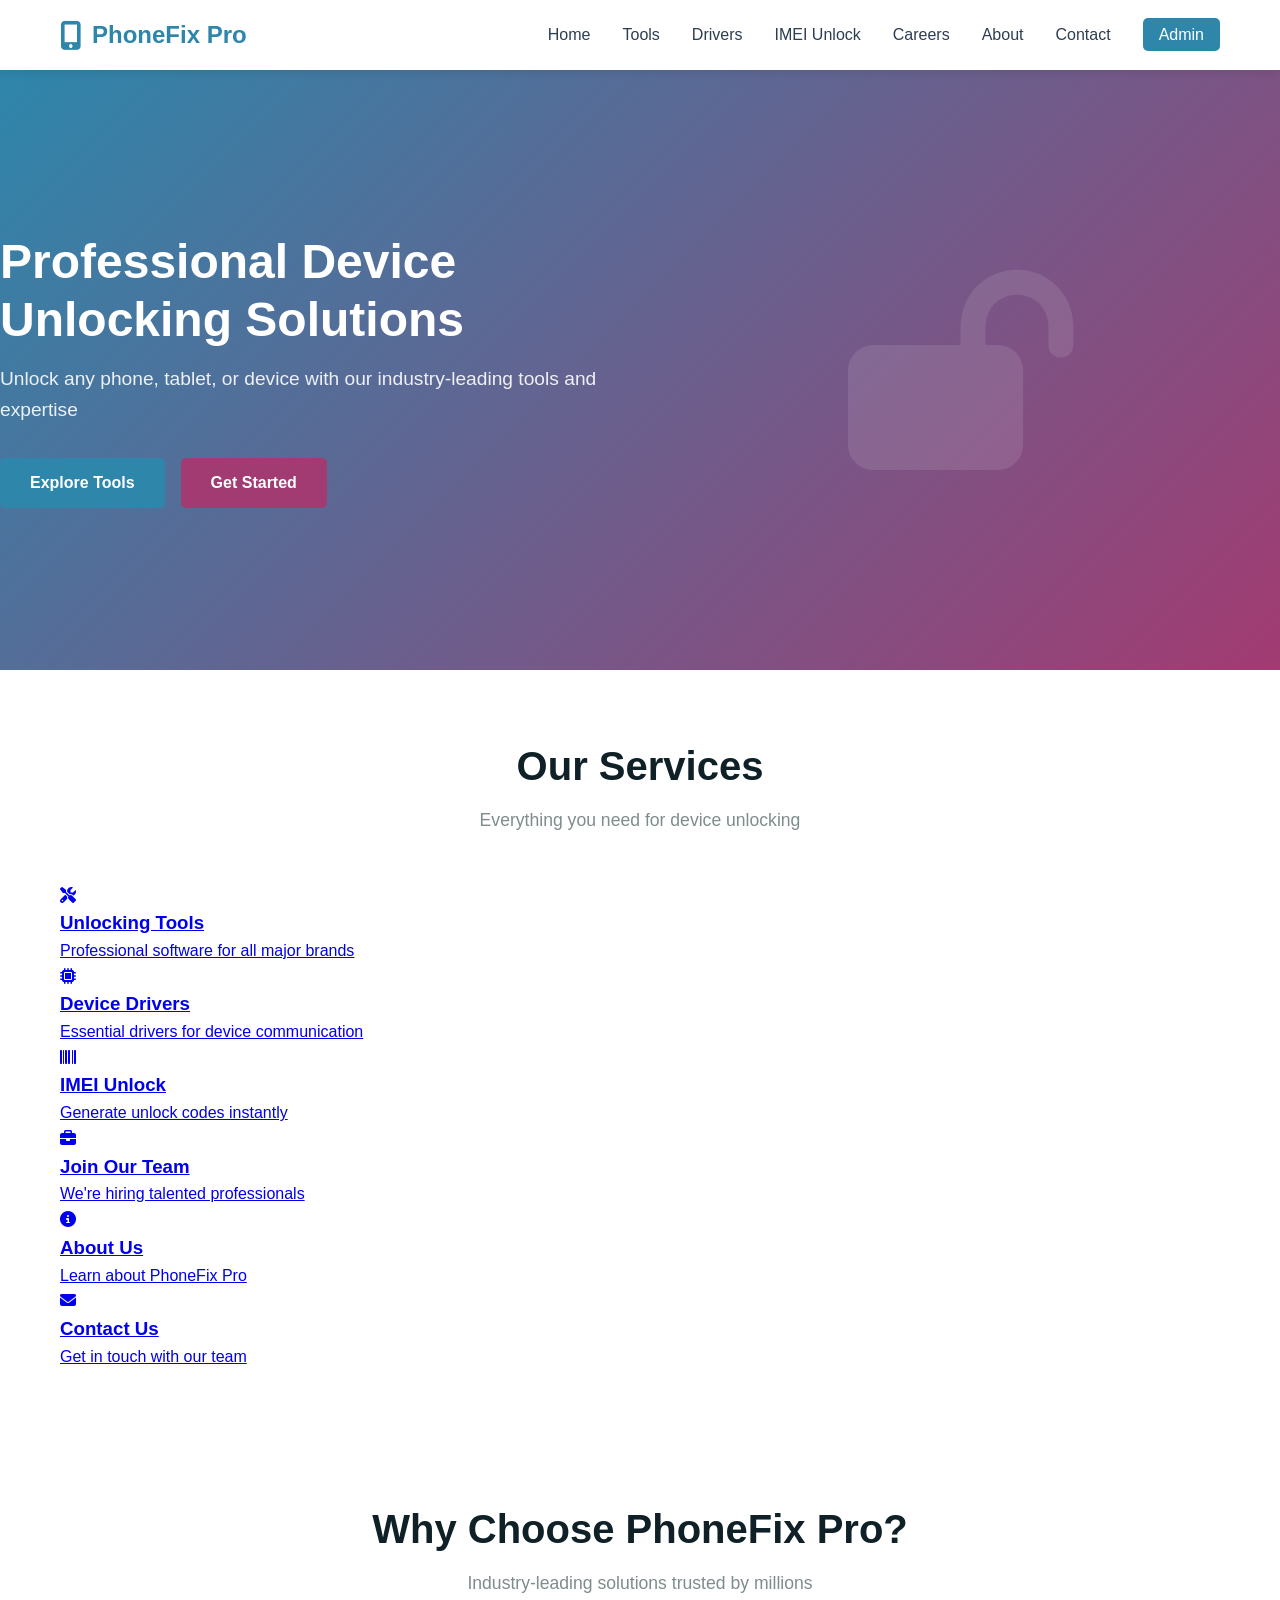
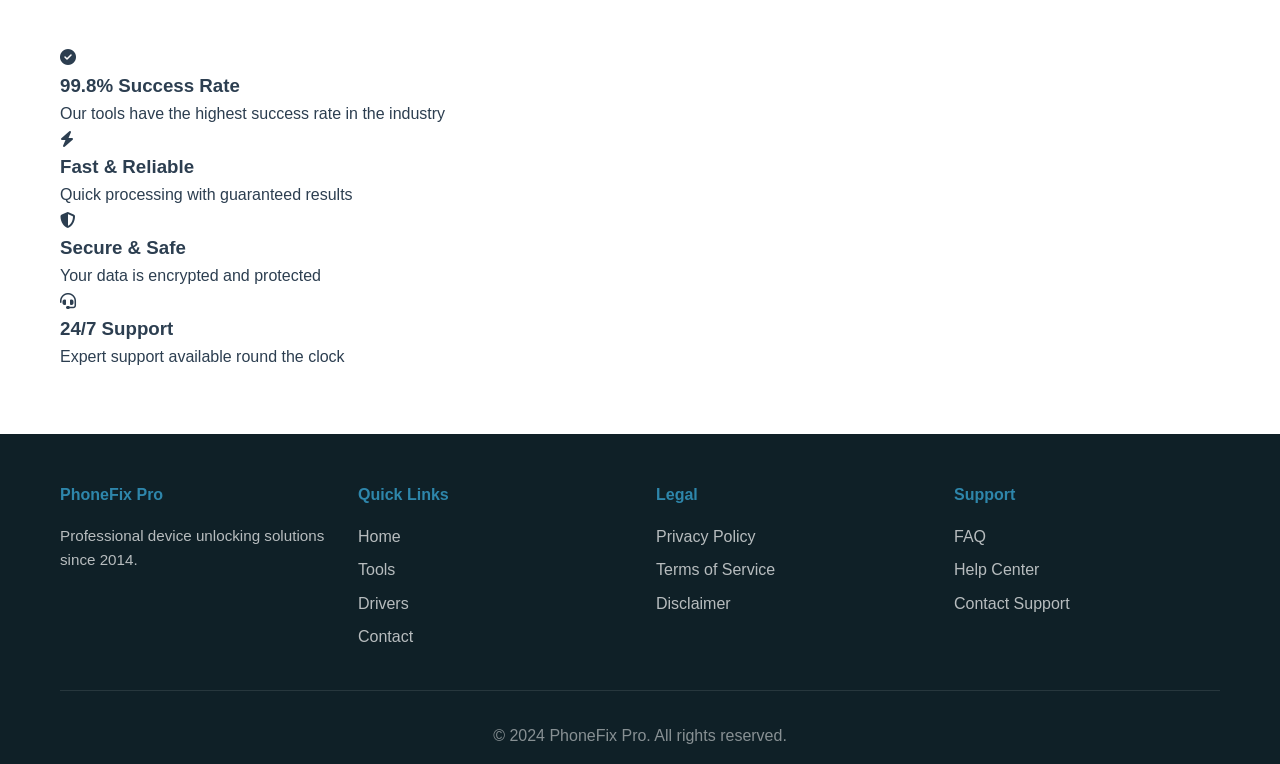
<file: index.html>
<!DOCTYPE html>
<html lang="en">
<head>
    <meta charset="UTF-8">
    <meta name="viewport" content="width=device-width, initial-scale=1.0">
    <title>PhoneFix Pro - Professional Device Unlocking Service</title>
    <link rel="stylesheet" href="https://cdnjs.cloudflare.com/ajax/libs/font-awesome/6.4.0/css/all.min.css">
    <link rel="stylesheet" href="css/style.css">
    <link rel="icon" type="image/svg+xml" href="data:image/svg+xml,<svg xmlns='http://www.w3.org/2000/svg' viewBox='0 0 100 100'><rect width='100' height='100' fill='%232E86AB'/><rect x='20' y='15' width='60' height='70' rx='5' fill='white' stroke='%232E86AB' stroke-width='2'/><circle cx='50' cy='50' r='15' fill='%2306A77D'/><path d='M45 45 L50 50 L55 45' stroke='%232E86AB' stroke-width='2' fill='none'/></svg>">
</head>
<body>
    <!-- Navigation -->
    <nav class="navbar">
        <div class="container">
            <div class="nav-wrapper">
                <div class="logo">
                    <i class="fas fa-mobile-alt"></i> PhoneFix Pro
                </div>
                <button class="menu-toggle">
                    <i class="fas fa-bars"></i>
                </button>
                <ul class="nav-menu">
                    <li><a href="index.html">Home</a></li>
                    <li><a href="tools.html">Tools</a></li>
                    <li><a href="drivers.html">Drivers</a></li>
                    <li><a href="imei.html">IMEI Unlock</a></li>
                    <li><a href="careers.html">Careers</a></li>
                    <li><a href="about.html">About</a></li>
                    <li><a href="contact.html">Contact</a></li>
                    <li><a href="admin/login.html" class="admin-link">Admin</a></li>
                </ul>
            </div>
        </div>
    </nav>

    <!-- Hero Section -->
    <section class="hero">
        <div class="hero-content">
            <h1>Professional Device Unlocking Solutions</h1>
            <p>Unlock any phone, tablet, or device with our industry-leading tools and expertise</p>
            <div class="hero-buttons">
                <a href="tools.html" class="btn btn-primary">Explore Tools</a>
                <a href="contact.html" class="btn btn-secondary">Get Started</a>
            </div>
        </div>
        <div class="hero-image">
            <i class="fas fa-lock-open"></i>
        </div>
    </section>

    <!-- Quick Links Section -->
    <section class="quick-links">
        <div class="container">
            <h2 class="section-title">Our Services</h2>
            <p class="section-subtitle">Everything you need for device unlocking</p>
            
            <div class="links-grid">
                <a href="tools.html" class="link-card">
                    <div class="link-icon"><i class="fas fa-tools"></i></div>
                    <h3>Unlocking Tools</h3>
                    <p>Professional software for all major brands</p>
                </a>
                <a href="drivers.html" class="link-card">
                    <div class="link-icon"><i class="fas fa-microchip"></i></div>
                    <h3>Device Drivers</h3>
                    <p>Essential drivers for device communication</p>
                </a>
                <a href="imei.html" class="link-card">
                    <div class="link-icon"><i class="fas fa-barcode"></i></div>
                    <h3>IMEI Unlock</h3>
                    <p>Generate unlock codes instantly</p>
                </a>
                <a href="careers.html" class="link-card">
                    <div class="link-icon"><i class="fas fa-briefcase"></i></div>
                    <h3>Join Our Team</h3>
                    <p>We're hiring talented professionals</p>
                </a>
                <a href="about.html" class="link-card">
                    <div class="link-icon"><i class="fas fa-info-circle"></i></div>
                    <h3>About Us</h3>
                    <p>Learn about PhoneFix Pro</p>
                </a>
                <a href="contact.html" class="link-card">
                    <div class="link-icon"><i class="fas fa-envelope"></i></div>
                    <h3>Contact Us</h3>
                    <p>Get in touch with our team</p>
                </a>
            </div>
        </div>
    </section>

    <!-- Features Section -->
    <section class="features">
        <div class="container">
            <h2 class="section-title">Why Choose PhoneFix Pro?</h2>
            <p class="section-subtitle">Industry-leading solutions trusted by millions</p>
            
            <div class="features-grid">
                <div class="feature-card">
                    <div class="feature-icon"><i class="fas fa-check-circle"></i></div>
                    <h3>99.8% Success Rate</h3>
                    <p>Our tools have the highest success rate in the industry</p>
                </div>
                <div class="feature-card">
                    <div class="feature-icon"><i class="fas fa-bolt"></i></div>
                    <h3>Fast & Reliable</h3>
                    <p>Quick processing with guaranteed results</p>
                </div>
                <div class="feature-card">
                    <div class="feature-icon"><i class="fas fa-shield-alt"></i></div>
                    <h3>Secure & Safe</h3>
                    <p>Your data is encrypted and protected</p>
                </div>
                <div class="feature-card">
                    <div class="feature-icon"><i class="fas fa-headset"></i></div>
                    <h3>24/7 Support</h3>
                    <p>Expert support available round the clock</p>
                </div>
            </div>
        </div>
    </section>

    <!-- Footer -->
    <footer class="footer">
        <div class="container">
            <div class="footer-content">
                <div class="footer-section">
                    <h4>PhoneFix Pro</h4>
                    <p>Professional device unlocking solutions since 2014.</p>
                </div>

                <div class="footer-section">
                    <h4>Quick Links</h4>
                    <ul>
                        <li><a href="index.html">Home</a></li>
                        <li><a href="tools.html">Tools</a></li>
                        <li><a href="drivers.html">Drivers</a></li>
                        <li><a href="contact.html">Contact</a></li>
                    </ul>
                </div>

                <div class="footer-section">
                    <h4>Legal</h4>
                    <ul>
                        <li><a href="#">Privacy Policy</a></li>
                        <li><a href="#">Terms of Service</a></li>
                        <li><a href="#">Disclaimer</a></li>
                    </ul>
                </div>

                <div class="footer-section">
                    <h4>Support</h4>
                    <ul>
                        <li><a href="#">FAQ</a></li>
                        <li><a href="#">Help Center</a></li>
                        <li><a href="#">Contact Support</a></li>
                    </ul>
                </div>
            </div>

            <div class="footer-bottom">
                <p>&copy; 2024 PhoneFix Pro. All rights reserved.</p>
            </div>
        </div>
    </footer>

    <!-- Scroll to Top Button -->
    <button class="scroll-top-btn" onclick="scrollToTop()" title="Scroll to Top">
        <i class="fas fa-arrow-up"></i>
    </button>

    <script src="js/main.js"></script>
</body>
</html>
</file>
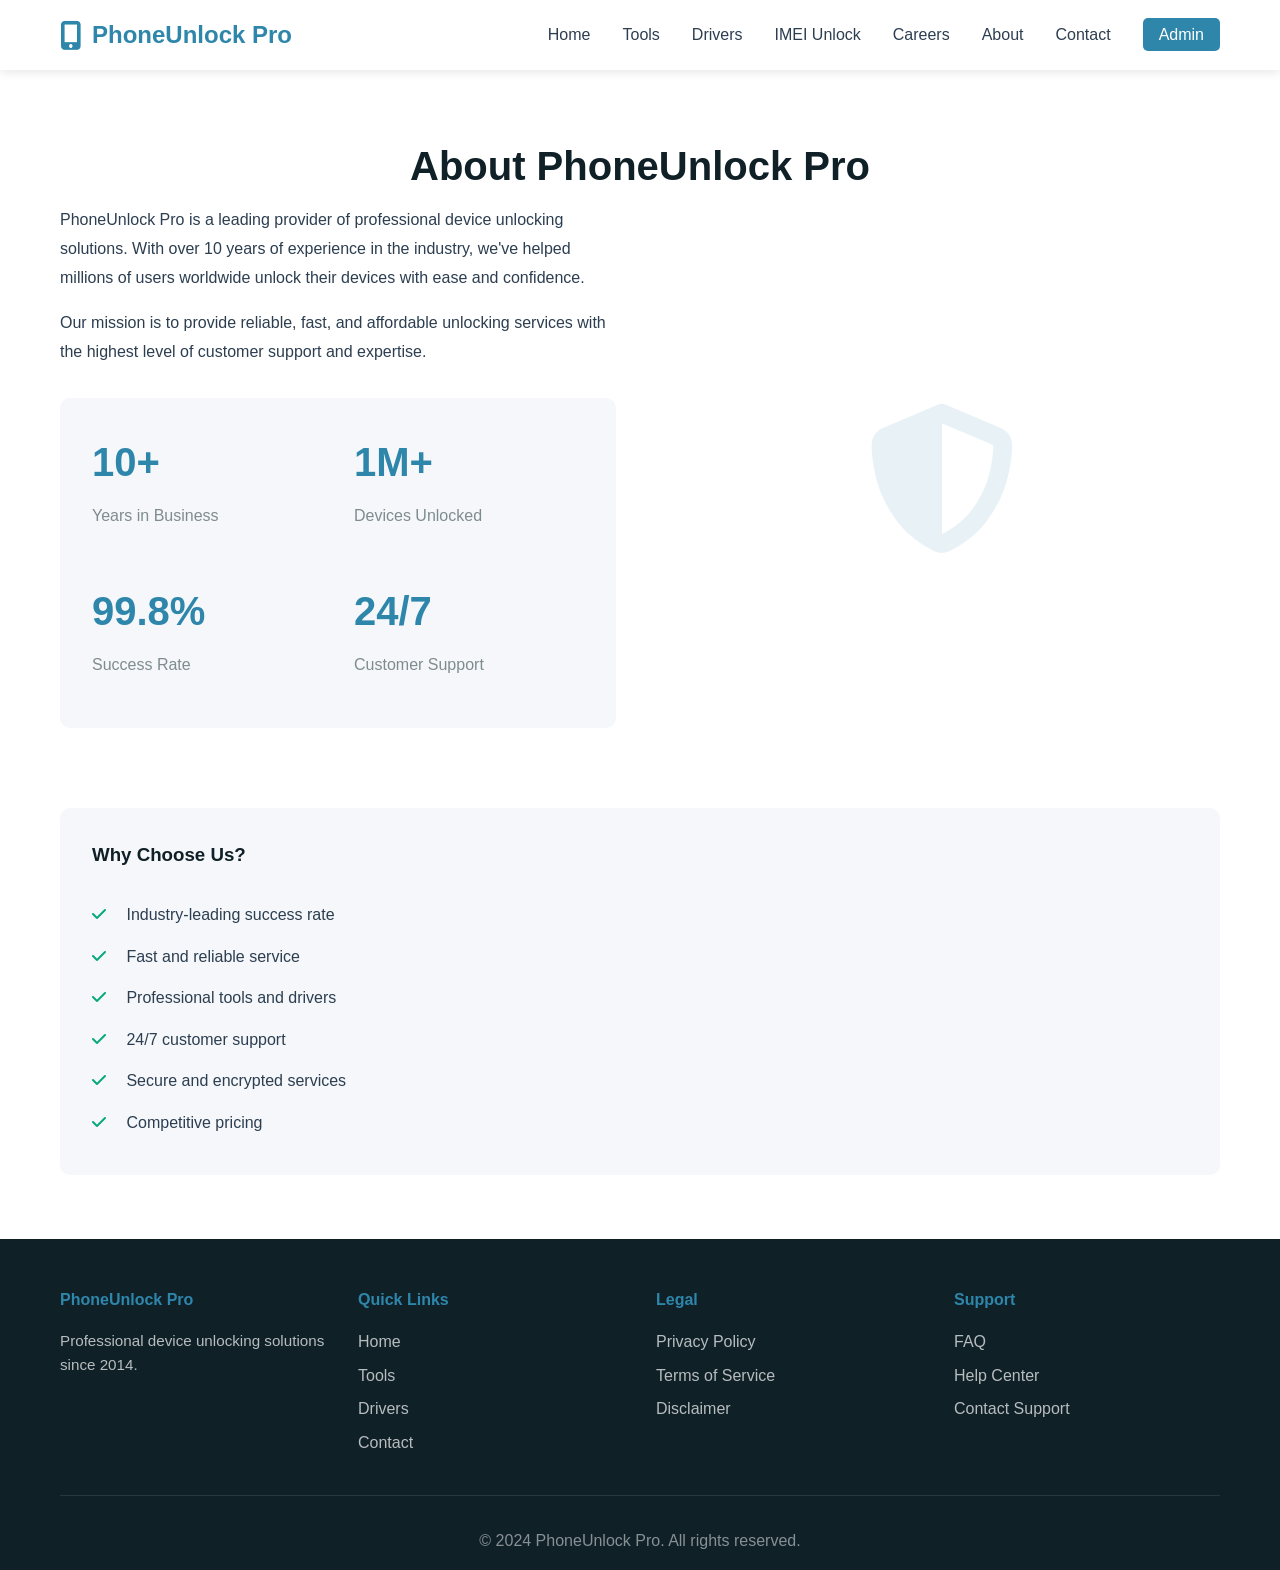
<file: about.html>
<!DOCTYPE html>
<html lang="en">
<head>
    <meta charset="UTF-8">
    <meta name="viewport" content="width=device-width, initial-scale=1.0">
    <title>About Us - PhoneUnlock Pro</title>
    <link rel="stylesheet" href="https://cdnjs.cloudflare.com/ajax/libs/font-awesome/6.4.0/css/all.min.css">
    <link rel="stylesheet" href="css/style.css">
</head>
<body>
    <!-- Navigation -->
    <nav class="navbar">
        <div class="container">
            <div class="nav-wrapper">
                <div class="logo">
                    <i class="fas fa-mobile-alt"></i> PhoneUnlock Pro
                </div>
                <button class="menu-toggle">
                    <i class="fas fa-bars"></i>
                </button>
                <ul class="nav-menu">
                    <li><a href="index.html">Home</a></li>
                    <li><a href="tools.html">Tools</a></li>
                    <li><a href="drivers.html">Drivers</a></li>
                    <li><a href="imei.html">IMEI Unlock</a></li>
                    <li><a href="careers.html">Careers</a></li>
                    <li><a href="about.html">About</a></li>
                    <li><a href="contact.html">Contact</a></li>
                    <li><a href="admin/login.html" class="admin-link">Admin</a></li>
                </ul>
            </div>
        </div>
    </nav>

    <!-- About Us Section -->
    <section class="about">
        <div class="container">
            <h2 class="section-title">About PhoneUnlock Pro</h2>

            <div class="about-content">
                <div class="about-text">
                    <p>PhoneUnlock Pro is a leading provider of professional device unlocking solutions. With over 10 years of experience in the industry, we've helped millions of users worldwide unlock their devices with ease and confidence.</p>

                    <p>Our mission is to provide reliable, fast, and affordable unlocking services with the highest level of customer support and expertise.</p>

                    <div class="stats">
                        <div class="stat">
                            <h3>10+</h3>
                            <p>Years in Business</p>
                        </div>
                        <div class="stat">
                            <h3>1M+</h3>
                            <p>Devices Unlocked</p>
                        </div>
                        <div class="stat">
                            <h3>99.8%</h3>
                            <p>Success Rate</p>
                        </div>
                        <div class="stat">
                            <h3>24/7</h3>
                            <p>Customer Support</p>
                        </div>
                    </div>
                </div>

                <div class="about-image">
                    <i class="fas fa-shield-alt"></i>
                </div>
            </div>

            <div class="why-choose-us">
                <h3>Why Choose Us?</h3>
                <ul>
                    <li><i class="fas fa-check"></i> Industry-leading success rate</li>
                    <li><i class="fas fa-check"></i> Fast and reliable service</li>
                    <li><i class="fas fa-check"></i> Professional tools and drivers</li>
                    <li><i class="fas fa-check"></i> 24/7 customer support</li>
                    <li><i class="fas fa-check"></i> Secure and encrypted services</li>
                    <li><i class="fas fa-check"></i> Competitive pricing</li>
                </ul>
            </div>
        </div>
    </section>

    <!-- Footer -->
    <footer class="footer">
        <div class="container">
            <div class="footer-content">
                <div class="footer-section">
                    <h4>PhoneUnlock Pro</h4>
                    <p>Professional device unlocking solutions since 2014.</p>
                </div>

                <div class="footer-section">
                    <h4>Quick Links</h4>
                    <ul>
                        <li><a href="index.html">Home</a></li>
                        <li><a href="tools.html">Tools</a></li>
                        <li><a href="drivers.html">Drivers</a></li>
                        <li><a href="contact.html">Contact</a></li>
                    </ul>
                </div>

                <div class="footer-section">
                    <h4>Legal</h4>
                    <ul>
                        <li><a href="#">Privacy Policy</a></li>
                        <li><a href="#">Terms of Service</a></li>
                        <li><a href="#">Disclaimer</a></li>
                    </ul>
                </div>

                <div class="footer-section">
                    <h4>Support</h4>
                    <ul>
                        <li><a href="#">FAQ</a></li>
                        <li><a href="#">Help Center</a></li>
                        <li><a href="#">Contact Support</a></li>
                    </ul>
                </div>
            </div>

            <div class="footer-bottom">
                <p>&copy; 2024 PhoneUnlock Pro. All rights reserved.</p>
            </div>
        </div>
    </footer>

    <!-- Scroll to Top Button -->
    <button class="scroll-top-btn" onclick="scrollToTop()" title="Scroll to Top">
        <i class="fas fa-arrow-up"></i>
    </button>

    <script src="js/main.js"></script>
</body>
</html>
</file>
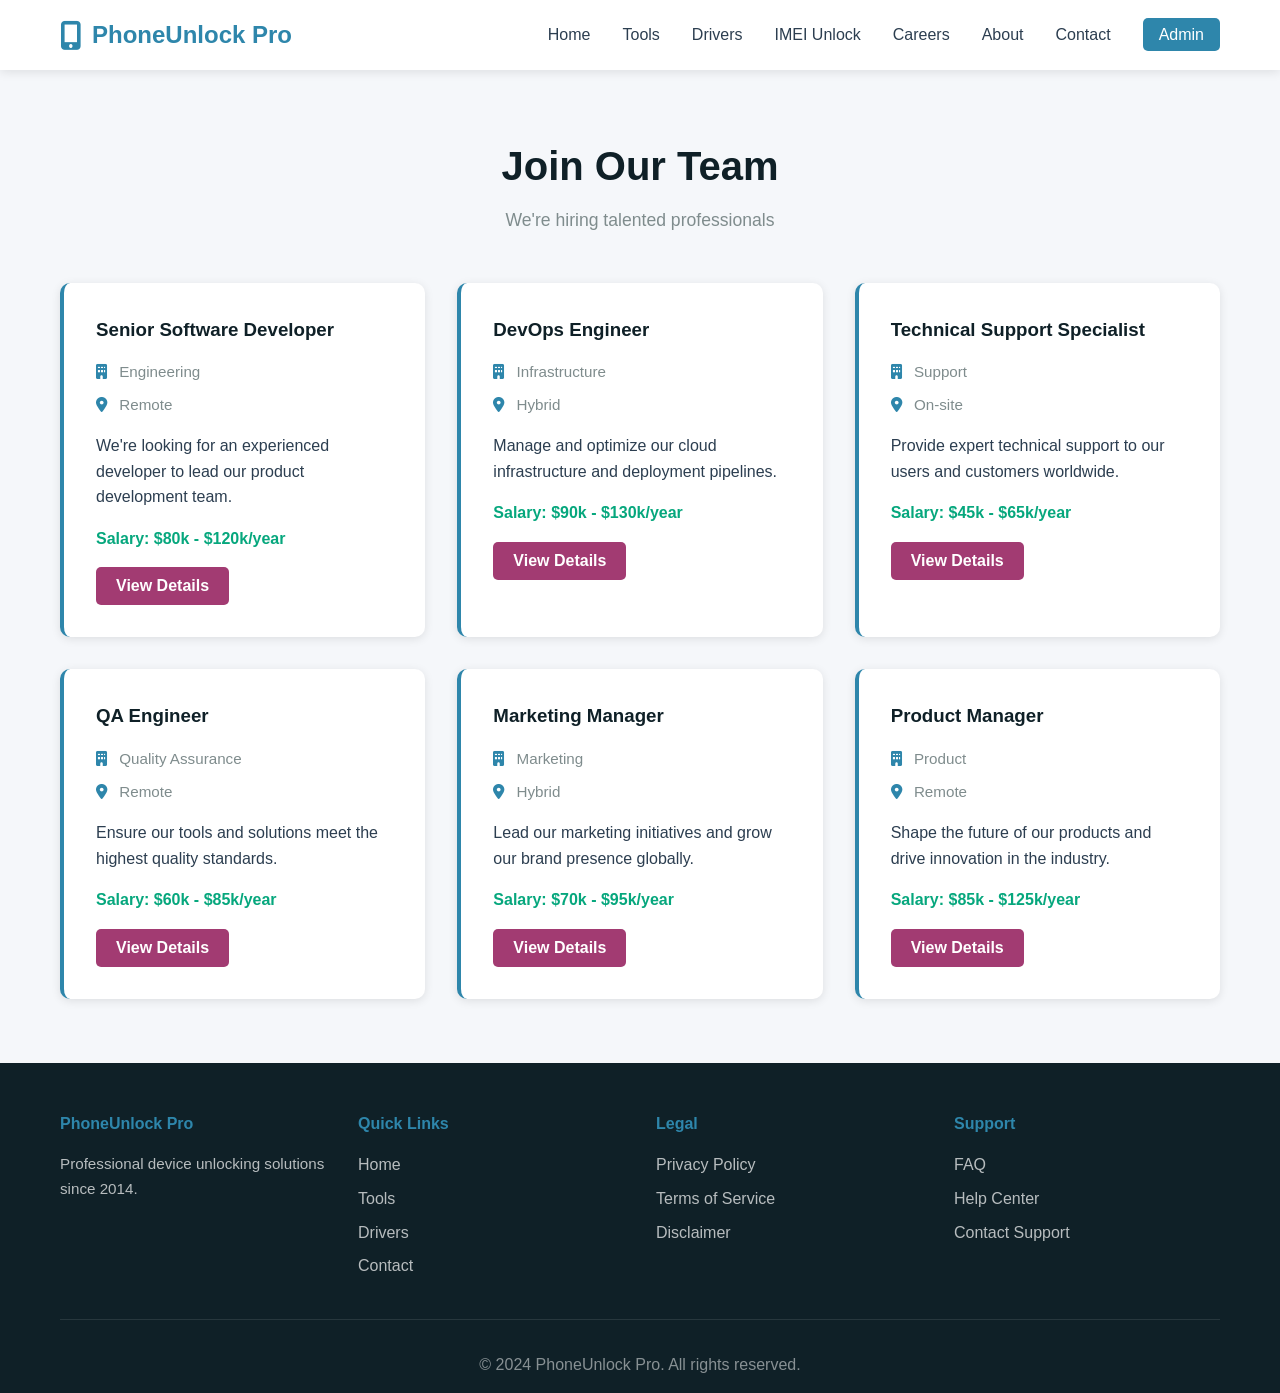
<file: careers.html>
<!DOCTYPE html>
<html lang="en">
<head>
    <meta charset="UTF-8">
    <meta name="viewport" content="width=device-width, initial-scale=1.0">
    <title>Careers - PhoneUnlock Pro</title>
    <link rel="stylesheet" href="https://cdnjs.cloudflare.com/ajax/libs/font-awesome/6.4.0/css/all.min.css">
    <link rel="stylesheet" href="css/style.css">
</head>
<body>
    <!-- Navigation -->
    <nav class="navbar">
        <div class="container">
            <div class="nav-wrapper">
                <div class="logo">
                    <i class="fas fa-mobile-alt"></i> PhoneUnlock Pro
                </div>
                <button class="menu-toggle">
                    <i class="fas fa-bars"></i>
                </button>
                <ul class="nav-menu">
                    <li><a href="index.html">Home</a></li>
                    <li><a href="tools.html">Tools</a></li>
                    <li><a href="drivers.html">Drivers</a></li>
                    <li><a href="imei.html">IMEI Unlock</a></li>
                    <li><a href="careers.html">Careers</a></li>
                    <li><a href="about.html">About</a></li>
                    <li><a href="contact.html">Contact</a></li>
                    <li><a href="admin/login.html" class="admin-link">Admin</a></li>
                </ul>
            </div>
        </div>
    </nav>

    <!-- Jobs Section -->
    <section class="jobs">
        <div class="container">
            <h2 class="section-title">Join Our Team</h2>
            <p class="section-subtitle">We're hiring talented professionals</p>

            <div class="jobs-grid">
                <div class="job-card">
                    <h3>Senior Software Developer</h3>
                    <p class="department"><i class="fas fa-building"></i> Engineering</p>
                    <p class="location"><i class="fas fa-map-marker-alt"></i> Remote</p>
                    <p class="description">We're looking for an experienced developer to lead our product development team.</p>
                    <p class="salary"><strong>Salary:</strong> $80k - $120k/year</p>
                    <button class="btn btn-secondary">View Details</button>
                </div>

                <div class="job-card">
                    <h3>DevOps Engineer</h3>
                    <p class="department"><i class="fas fa-building"></i> Infrastructure</p>
                    <p class="location"><i class="fas fa-map-marker-alt"></i> Hybrid</p>
                    <p class="description">Manage and optimize our cloud infrastructure and deployment pipelines.</p>
                    <p class="salary"><strong>Salary:</strong> $90k - $130k/year</p>
                    <button class="btn btn-secondary">View Details</button>
                </div>

                <div class="job-card">
                    <h3>Technical Support Specialist</h3>
                    <p class="department"><i class="fas fa-building"></i> Support</p>
                    <p class="location"><i class="fas fa-map-marker-alt"></i> On-site</p>
                    <p class="description">Provide expert technical support to our users and customers worldwide.</p>
                    <p class="salary"><strong>Salary:</strong> $45k - $65k/year</p>
                    <button class="btn btn-secondary">View Details</button>
                </div>

                <div class="job-card">
                    <h3>QA Engineer</h3>
                    <p class="department"><i class="fas fa-building"></i> Quality Assurance</p>
                    <p class="location"><i class="fas fa-map-marker-alt"></i> Remote</p>
                    <p class="description">Ensure our tools and solutions meet the highest quality standards.</p>
                    <p class="salary"><strong>Salary:</strong> $60k - $85k/year</p>
                    <button class="btn btn-secondary">View Details</button>
                </div>

                <div class="job-card">
                    <h3>Marketing Manager</h3>
                    <p class="department"><i class="fas fa-building"></i> Marketing</p>
                    <p class="location"><i class="fas fa-map-marker-alt"></i> Hybrid</p>
                    <p class="description">Lead our marketing initiatives and grow our brand presence globally.</p>
                    <p class="salary"><strong>Salary:</strong> $70k - $95k/year</p>
                    <button class="btn btn-secondary">View Details</button>
                </div>

                <div class="job-card">
                    <h3>Product Manager</h3>
                    <p class="department"><i class="fas fa-building"></i> Product</p>
                    <p class="location"><i class="fas fa-map-marker-alt"></i> Remote</p>
                    <p class="description">Shape the future of our products and drive innovation in the industry.</p>
                    <p class="salary"><strong>Salary:</strong> $85k - $125k/year</p>
                    <button class="btn btn-secondary">View Details</button>
                </div>
            </div>
        </div>
    </section>

    <!-- Footer -->
    <footer class="footer">
        <div class="container">
            <div class="footer-content">
                <div class="footer-section">
                    <h4>PhoneUnlock Pro</h4>
                    <p>Professional device unlocking solutions since 2014.</p>
                </div>

                <div class="footer-section">
                    <h4>Quick Links</h4>
                    <ul>
                        <li><a href="index.html">Home</a></li>
                        <li><a href="tools.html">Tools</a></li>
                        <li><a href="drivers.html">Drivers</a></li>
                        <li><a href="contact.html">Contact</a></li>
                    </ul>
                </div>

                <div class="footer-section">
                    <h4>Legal</h4>
                    <ul>
                        <li><a href="#">Privacy Policy</a></li>
                        <li><a href="#">Terms of Service</a></li>
                        <li><a href="#">Disclaimer</a></li>
                    </ul>
                </div>

                <div class="footer-section">
                    <h4>Support</h4>
                    <ul>
                        <li><a href="#">FAQ</a></li>
                        <li><a href="#">Help Center</a></li>
                        <li><a href="#">Contact Support</a></li>
                    </ul>
                </div>
            </div>

            <div class="footer-bottom">
                <p>&copy; 2024 PhoneUnlock Pro. All rights reserved.</p>
            </div>
        </div>
    </footer>

    <!-- Scroll to Top Button -->
    <button class="scroll-top-btn" onclick="scrollToTop()" title="Scroll to Top">
        <i class="fas fa-arrow-up"></i>
    </button>

    <script src="js/main.js"></script>
</body>
</html>
</file>
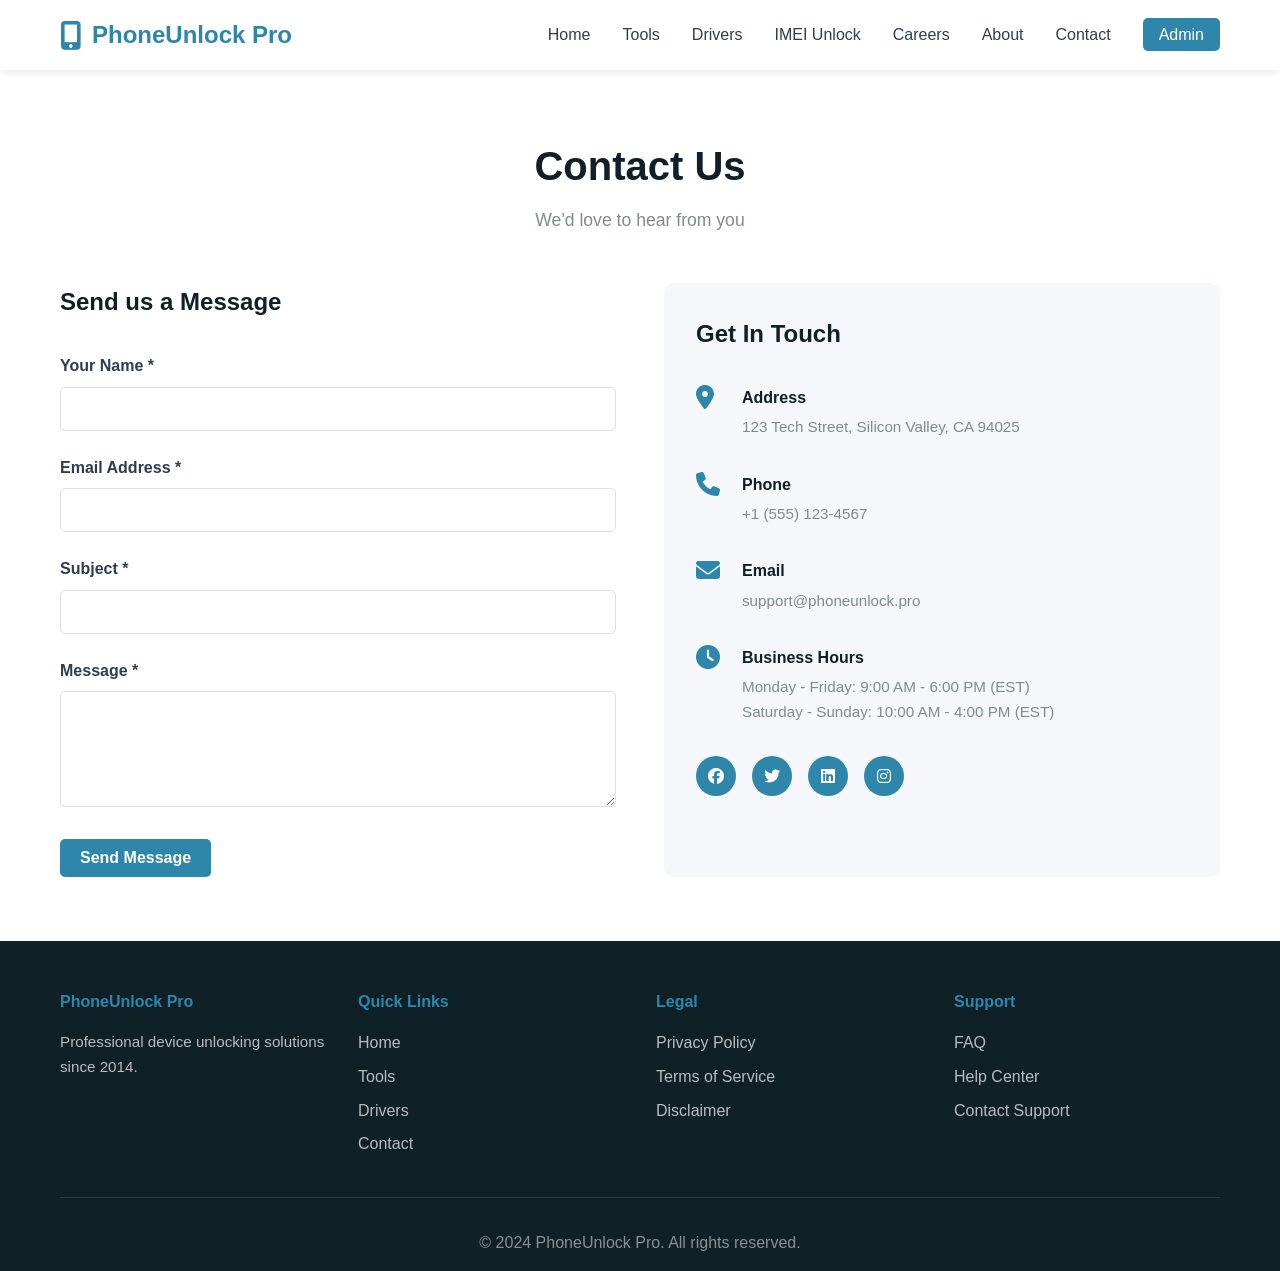
<file: contact.html>
<!DOCTYPE html>
<html lang="en">
<head>
    <meta charset="UTF-8">
    <meta name="viewport" content="width=device-width, initial-scale=1.0">
    <title>Contact Us - PhoneUnlock Pro</title>
    <link rel="stylesheet" href="https://cdnjs.cloudflare.com/ajax/libs/font-awesome/6.4.0/css/all.min.css">
    <link rel="stylesheet" href="css/style.css">
</head>
<body>
    <!-- Navigation -->
    <nav class="navbar">
        <div class="container">
            <div class="nav-wrapper">
                <div class="logo">
                    <i class="fas fa-mobile-alt"></i> PhoneUnlock Pro
                </div>
                <button class="menu-toggle">
                    <i class="fas fa-bars"></i>
                </button>
                <ul class="nav-menu">
                    <li><a href="index.html">Home</a></li>
                    <li><a href="tools.html">Tools</a></li>
                    <li><a href="drivers.html">Drivers</a></li>
                    <li><a href="imei.html">IMEI Unlock</a></li>
                    <li><a href="careers.html">Careers</a></li>
                    <li><a href="about.html">About</a></li>
                    <li><a href="contact.html">Contact</a></li>
                    <li><a href="admin/login.html" class="admin-link">Admin</a></li>
                </ul>
            </div>
        </div>
    </nav>

    <!-- Contact Section -->
    <section class="contact">
        <div class="container">
            <h2 class="section-title">Contact Us</h2>
            <p class="section-subtitle">We'd love to hear from you</p>

            <div class="contact-wrapper">
                <div class="contact-form">
                    <h3>Send us a Message</h3>
                    <form id="contactForm">
                        <div class="form-group">
                            <label for="name">Your Name *</label>
                            <input type="text" id="name" name="name" required>
                        </div>

                        <div class="form-group">
                            <label for="email">Email Address *</label>
                            <input type="email" id="email" name="email" required>
                        </div>

                        <div class="form-group">
                            <label for="subject">Subject *</label>
                            <input type="text" id="subject" name="subject" required>
                        </div>

                        <div class="form-group">
                            <label for="message">Message *</label>
                            <textarea id="message" name="message" rows="5" required></textarea>
                        </div>

                        <button type="submit" class="btn btn-primary">Send Message</button>
                    </form>
                </div>

                <div class="contact-info">
                    <h3>Get In Touch</h3>
                    <div class="info-item">
                        <i class="fas fa-map-marker-alt"></i>
                        <div>
                            <h4>Address</h4>
                            <p>123 Tech Street, Silicon Valley, CA 94025</p>
                        </div>
                    </div>

                    <div class="info-item">
                        <i class="fas fa-phone"></i>
                        <div>
                            <h4>Phone</h4>
                            <p>+1 (555) 123-4567</p>
                        </div>
                    </div>

                    <div class="info-item">
                        <i class="fas fa-envelope"></i>
                        <div>
                            <h4>Email</h4>
                            <p>support@phoneunlock.pro</p>
                        </div>
                    </div>

                    <div class="info-item">
                        <i class="fas fa-clock"></i>
                        <div>
                            <h4>Business Hours</h4>
                            <p>Monday - Friday: 9:00 AM - 6:00 PM (EST)</p>
                            <p>Saturday - Sunday: 10:00 AM - 4:00 PM (EST)</p>
                        </div>
                    </div>

                    <div class="social-links">
                        <a href="#" title="Facebook"><i class="fab fa-facebook"></i></a>
                        <a href="#" title="Twitter"><i class="fab fa-twitter"></i></a>
                        <a href="#" title="LinkedIn"><i class="fab fa-linkedin"></i></a>
                        <a href="#" title="Instagram"><i class="fab fa-instagram"></i></a>
                    </div>
                </div>
            </div>
        </div>
    </section>

    <!-- Footer -->
    <footer class="footer">
        <div class="container">
            <div class="footer-content">
                <div class="footer-section">
                    <h4>PhoneUnlock Pro</h4>
                    <p>Professional device unlocking solutions since 2014.</p>
                </div>

                <div class="footer-section">
                    <h4>Quick Links</h4>
                    <ul>
                        <li><a href="index.html">Home</a></li>
                        <li><a href="tools.html">Tools</a></li>
                        <li><a href="drivers.html">Drivers</a></li>
                        <li><a href="contact.html">Contact</a></li>
                    </ul>
                </div>

                <div class="footer-section">
                    <h4>Legal</h4>
                    <ul>
                        <li><a href="#">Privacy Policy</a></li>
                        <li><a href="#">Terms of Service</a></li>
                        <li><a href="#">Disclaimer</a></li>
                    </ul>
                </div>

                <div class="footer-section">
                    <h4>Support</h4>
                    <ul>
                        <li><a href="#">FAQ</a></li>
                        <li><a href="#">Help Center</a></li>
                        <li><a href="#">Contact Support</a></li>
                    </ul>
                </div>
            </div>

            <div class="footer-bottom">
                <p>&copy; 2024 PhoneUnlock Pro. All rights reserved.</p>
            </div>
        </div>
    </footer>

    <!-- Scroll to Top Button -->
    <button class="scroll-top-btn" onclick="scrollToTop()" title="Scroll to Top">
        <i class="fas fa-arrow-up"></i>
    </button>

    <script src="js/main.js"></script>
</body>
</html>
</file>
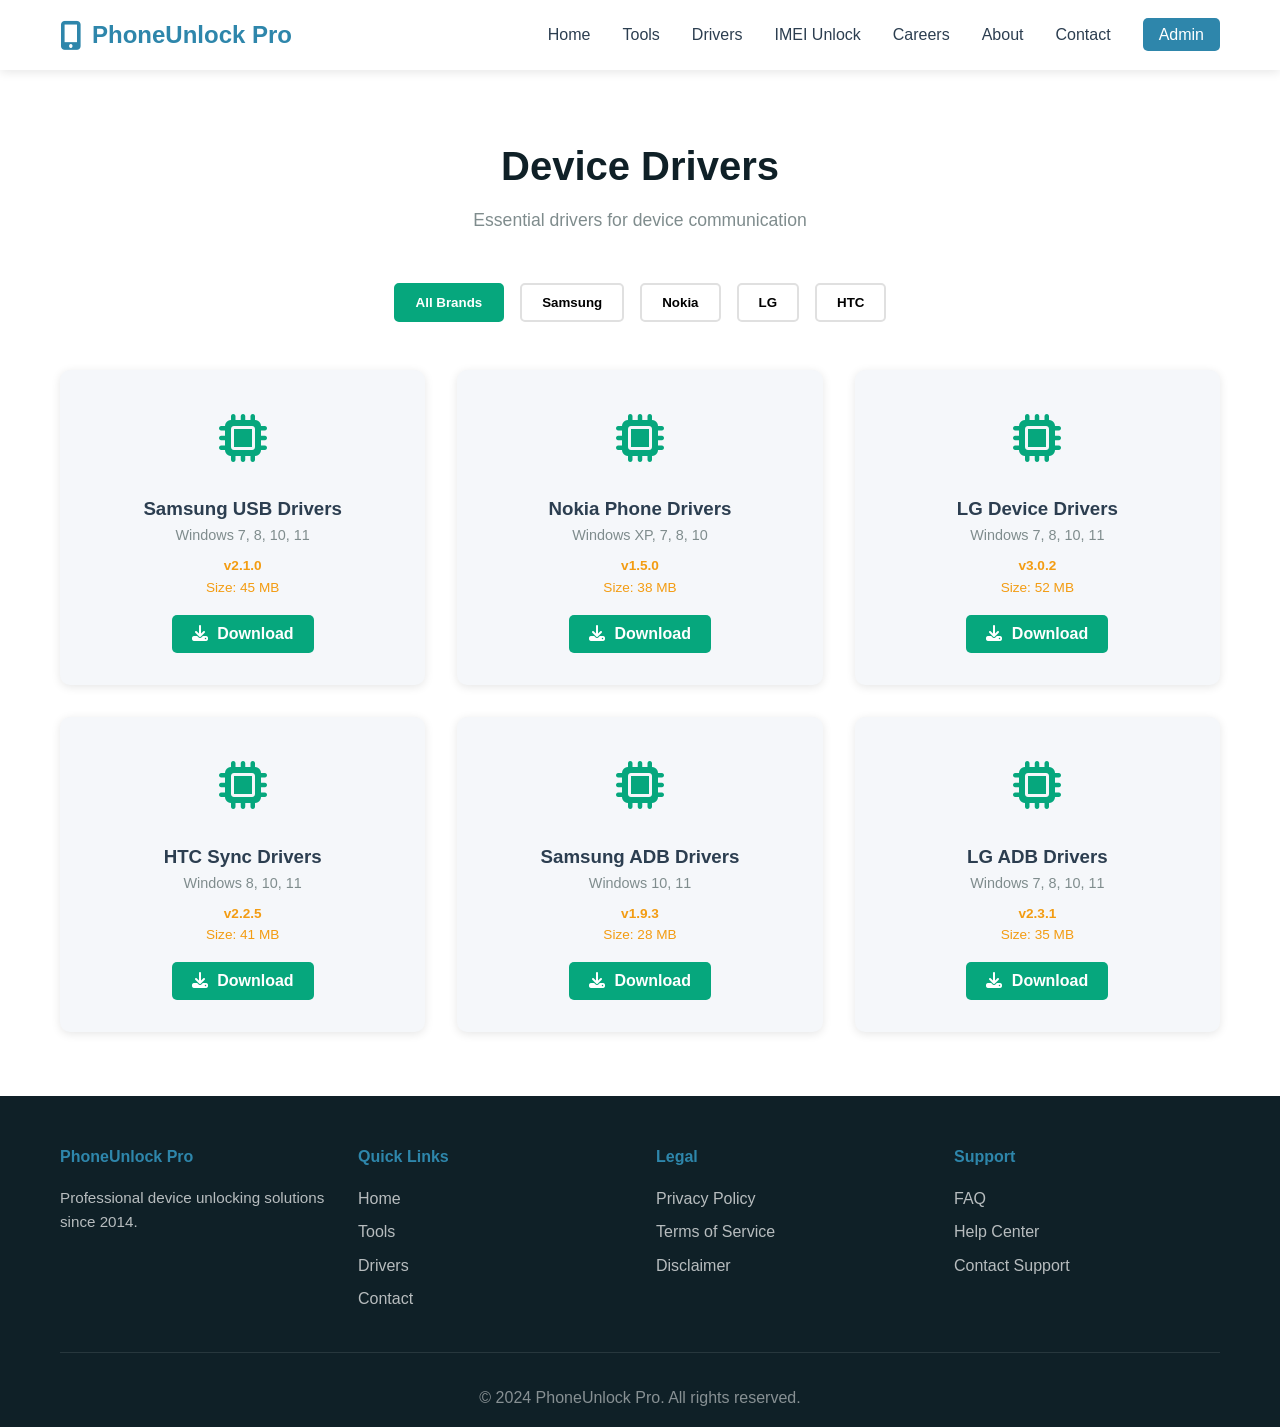
<file: drivers.html>
<!DOCTYPE html>
<html lang="en">
<head>
    <meta charset="UTF-8">
    <meta name="viewport" content="width=device-width, initial-scale=1.0">
    <title>Device Drivers - PhoneUnlock Pro</title>
    <link rel="stylesheet" href="https://cdnjs.cloudflare.com/ajax/libs/font-awesome/6.4.0/css/all.min.css">
    <link rel="stylesheet" href="css/style.css">
</head>
<body>
    <!-- Navigation -->
    <nav class="navbar">
        <div class="container">
            <div class="nav-wrapper">
                <div class="logo">
                    <i class="fas fa-mobile-alt"></i> PhoneUnlock Pro
                </div>
                <button class="menu-toggle">
                    <i class="fas fa-bars"></i>
                </button>
                <ul class="nav-menu">
                    <li><a href="index.html">Home</a></li>
                    <li><a href="tools.html">Tools</a></li>
                    <li><a href="drivers.html">Drivers</a></li>
                    <li><a href="imei.html">IMEI Unlock</a></li>
                    <li><a href="careers.html">Careers</a></li>
                    <li><a href="about.html">About</a></li>
                    <li><a href="contact.html">Contact</a></li>
                    <li><a href="admin/login.html" class="admin-link">Admin</a></li>
                </ul>
            </div>
        </div>
    </nav>

    <!-- Drivers Section -->
    <section class="drivers">
        <div class="container">
            <h2 class="section-title">Device Drivers</h2>
            <p class="section-subtitle">Essential drivers for device communication</p>

            <div class="driver-filters">
                <button class="driver-filter-btn active" data-brand="all">All Brands</button>
                <button class="driver-filter-btn" data-brand="samsung">Samsung</button>
                <button class="driver-filter-btn" data-brand="nokia">Nokia</button>
                <button class="driver-filter-btn" data-brand="lg">LG</button>
                <button class="driver-filter-btn" data-brand="htc">HTC</button>
            </div>

            <div class="drivers-grid">
                <div class="driver-card" data-brand="samsung">
                    <div class="driver-icon"><i class="fas fa-microchip"></i></div>
                    <h3>Samsung USB Drivers</h3>
                    <p class="compatibility">Windows 7, 8, 10, 11</p>
                    <p class="version">v2.1.0</p>
                    <p class="size">Size: 45 MB</p>
                    <button class="btn btn-download download-btn" data-tool="Samsung USB Drivers">
                        <i class="fas fa-download"></i> Download
                    </button>
                </div>

                <div class="driver-card" data-brand="nokia">
                    <div class="driver-icon"><i class="fas fa-microchip"></i></div>
                    <h3>Nokia Phone Drivers</h3>
                    <p class="compatibility">Windows XP, 7, 8, 10</p>
                    <p class="version">v1.5.0</p>
                    <p class="size">Size: 38 MB</p>
                    <button class="btn btn-download download-btn" data-tool="Nokia Phone Drivers">
                        <i class="fas fa-download"></i> Download
                    </button>
                </div>

                <div class="driver-card" data-brand="lg">
                    <div class="driver-icon"><i class="fas fa-microchip"></i></div>
                    <h3>LG Device Drivers</h3>
                    <p class="compatibility">Windows 7, 8, 10, 11</p>
                    <p class="version">v3.0.2</p>
                    <p class="size">Size: 52 MB</p>
                    <button class="btn btn-download download-btn" data-tool="LG Device Drivers">
                        <i class="fas fa-download"></i> Download
                    </button>
                </div>

                <div class="driver-card" data-brand="htc">
                    <div class="driver-icon"><i class="fas fa-microchip"></i></div>
                    <h3>HTC Sync Drivers</h3>
                    <p class="compatibility">Windows 8, 10, 11</p>
                    <p class="version">v2.2.5</p>
                    <p class="size">Size: 41 MB</p>
                    <button class="btn btn-download download-btn" data-tool="HTC Sync Drivers">
                        <i class="fas fa-download"></i> Download
                    </button>
                </div>

                <div class="driver-card" data-brand="samsung">
                    <div class="driver-icon"><i class="fas fa-microchip"></i></div>
                    <h3>Samsung ADB Drivers</h3>
                    <p class="compatibility">Windows 10, 11</p>
                    <p class="version">v1.9.3</p>
                    <p class="size">Size: 28 MB</p>
                    <button class="btn btn-download download-btn" data-tool="Samsung ADB Drivers">
                        <i class="fas fa-download"></i> Download
                    </button>
                </div>

                <div class="driver-card" data-brand="lg">
                    <div class="driver-icon"><i class="fas fa-microchip"></i></div>
                    <h3>LG ADB Drivers</h3>
                    <p class="compatibility">Windows 7, 8, 10, 11</p>
                    <p class="version">v2.3.1</p>
                    <p class="size">Size: 35 MB</p>
                    <button class="btn btn-download download-btn" data-tool="LG ADB Drivers">
                        <i class="fas fa-download"></i> Download
                    </button>
                </div>
            </div>
        </div>
    </section>

    <!-- Footer -->
    <footer class="footer">
        <div class="container">
            <div class="footer-content">
                <div class="footer-section">
                    <h4>PhoneUnlock Pro</h4>
                    <p>Professional device unlocking solutions since 2014.</p>
                </div>

                <div class="footer-section">
                    <h4>Quick Links</h4>
                    <ul>
                        <li><a href="index.html">Home</a></li>
                        <li><a href="tools.html">Tools</a></li>
                        <li><a href="drivers.html">Drivers</a></li>
                        <li><a href="contact.html">Contact</a></li>
                    </ul>
                </div>

                <div class="footer-section">
                    <h4>Legal</h4>
                    <ul>
                        <li><a href="#">Privacy Policy</a></li>
                        <li><a href="#">Terms of Service</a></li>
                        <li><a href="#">Disclaimer</a></li>
                    </ul>
                </div>

                <div class="footer-section">
                    <h4>Support</h4>
                    <ul>
                        <li><a href="#">FAQ</a></li>
                        <li><a href="#">Help Center</a></li>
                        <li><a href="#">Contact Support</a></li>
                    </ul>
                </div>
            </div>

            <div class="footer-bottom">
                <p>&copy; 2024 PhoneUnlock Pro. All rights reserved.</p>
            </div>
        </div>
    </footer>

    <!-- Scroll to Top Button -->
    <button class="scroll-top-btn" onclick="scrollToTop()" title="Scroll to Top">
        <i class="fas fa-arrow-up"></i>
    </button>

    <script src="js/main.js"></script>
</body>
</html>
</file>
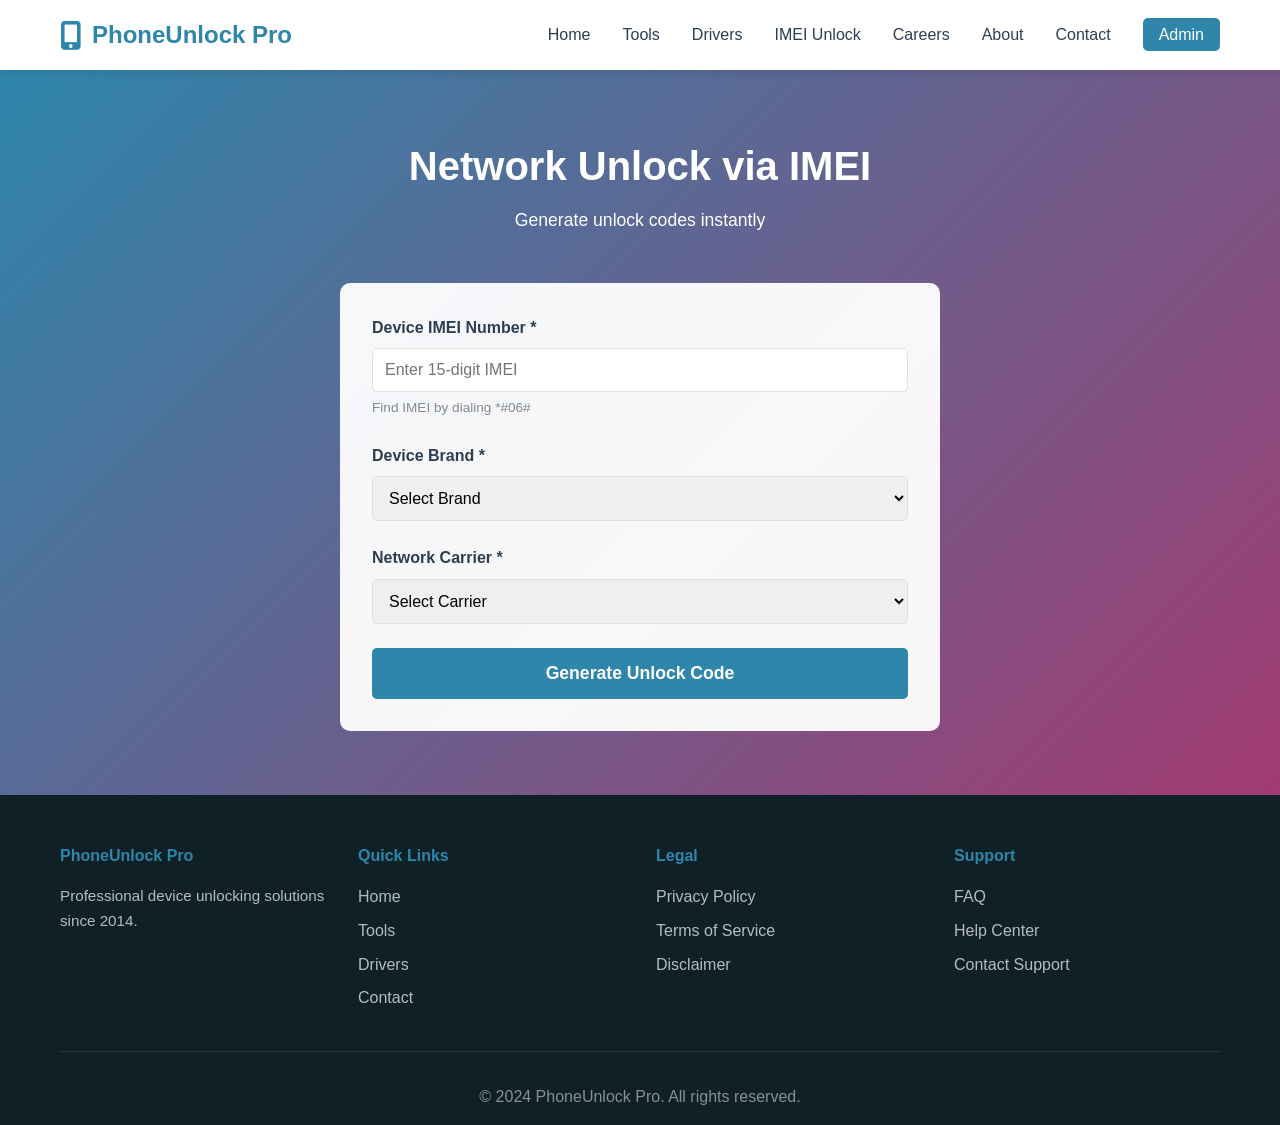
<file: imei.html>
<!DOCTYPE html>
<html lang="en">
<head>
    <meta charset="UTF-8">
    <meta name="viewport" content="width=device-width, initial-scale=1.0">
    <title>IMEI Unlock - PhoneUnlock Pro</title>
    <link rel="stylesheet" href="https://cdnjs.cloudflare.com/ajax/libs/font-awesome/6.4.0/css/all.min.css">
    <link rel="stylesheet" href="css/style.css">
</head>
<body>
    <!-- Navigation -->
    <nav class="navbar">
        <div class="container">
            <div class="nav-wrapper">
                <div class="logo">
                    <i class="fas fa-mobile-alt"></i> PhoneUnlock Pro
                </div>
                <button class="menu-toggle">
                    <i class="fas fa-bars"></i>
                </button>
                <ul class="nav-menu">
                    <li><a href="index.html">Home</a></li>
                    <li><a href="tools.html">Tools</a></li>
                    <li><a href="drivers.html">Drivers</a></li>
                    <li><a href="imei.html">IMEI Unlock</a></li>
                    <li><a href="careers.html">Careers</a></li>
                    <li><a href="about.html">About</a></li>
                    <li><a href="contact.html">Contact</a></li>
                    <li><a href="admin/login.html" class="admin-link">Admin</a></li>
                </ul>
            </div>
        </div>
    </nav>

    <!-- IMEI Unlock Section -->
    <section class="imei-unlock">
        <div class="container">
            <h2 class="section-title">Network Unlock via IMEI</h2>
            <p class="section-subtitle">Generate unlock codes instantly</p>

            <div class="imei-form-wrapper">
                <form id="imeiForm" class="imei-form">
                    <div class="form-group">
                        <label for="imei">Device IMEI Number *</label>
                        <input type="text" id="imei" name="imei" placeholder="Enter 15-digit IMEI" required>
                        <small>Find IMEI by dialing *#06#</small>
                    </div>

                    <div class="form-group">
                        <label for="deviceBrand">Device Brand *</label>
                        <select id="deviceBrand" name="deviceBrand" required>
                            <option value="">Select Brand</option>
                            <option value="samsung">Samsung</option>
                            <option value="nokia">Nokia</option>
                            <option value="lg">LG</option>
                            <option value="htc">HTC</option>
                            <option value="motorola">Motorola</option>
                            <option value="sony">Sony</option>
                        </select>
                    </div>

                    <div class="form-group">
                        <label for="carrier">Network Carrier *</label>
                        <select id="carrier" name="carrier" required>
                            <option value="">Select Carrier</option>
                            <option value="att">AT&T</option>
                            <option value="verizon">Verizon</option>
                            <option value="tmobile">T-Mobile</option>
                            <option value="sprint">Sprint</option>
                            <option value="vodafone">Vodafone</option>
                            <option value="other">Other</option>
                        </select>
                    </div>

                    <button type="submit" class="btn btn-primary btn-large">Generate Unlock Code</button>
                </form>

                <div id="unlockResult" style="display: none;"></div>
            </div>
        </div>
    </section>

    <!-- Footer -->
    <footer class="footer">
        <div class="container">
            <div class="footer-content">
                <div class="footer-section">
                    <h4>PhoneUnlock Pro</h4>
                    <p>Professional device unlocking solutions since 2014.</p>
                </div>

                <div class="footer-section">
                    <h4>Quick Links</h4>
                    <ul>
                        <li><a href="index.html">Home</a></li>
                        <li><a href="tools.html">Tools</a></li>
                        <li><a href="drivers.html">Drivers</a></li>
                        <li><a href="contact.html">Contact</a></li>
                    </ul>
                </div>

                <div class="footer-section">
                    <h4>Legal</h4>
                    <ul>
                        <li><a href="#">Privacy Policy</a></li>
                        <li><a href="#">Terms of Service</a></li>
                        <li><a href="#">Disclaimer</a></li>
                    </ul>
                </div>

                <div class="footer-section">
                    <h4>Support</h4>
                    <ul>
                        <li><a href="#">FAQ</a></li>
                        <li><a href="#">Help Center</a></li>
                        <li><a href="#">Contact Support</a></li>
                    </ul>
                </div>
            </div>

            <div class="footer-bottom">
                <p>&copy; 2024 PhoneUnlock Pro. All rights reserved.</p>
            </div>
        </div>
    </footer>

    <!-- Scroll to Top Button -->
    <button class="scroll-top-btn" onclick="scrollToTop()" title="Scroll to Top">
        <i class="fas fa-arrow-up"></i>
    </button>

    <script src="js/main.js"></script>
</body>
</html>
</file>
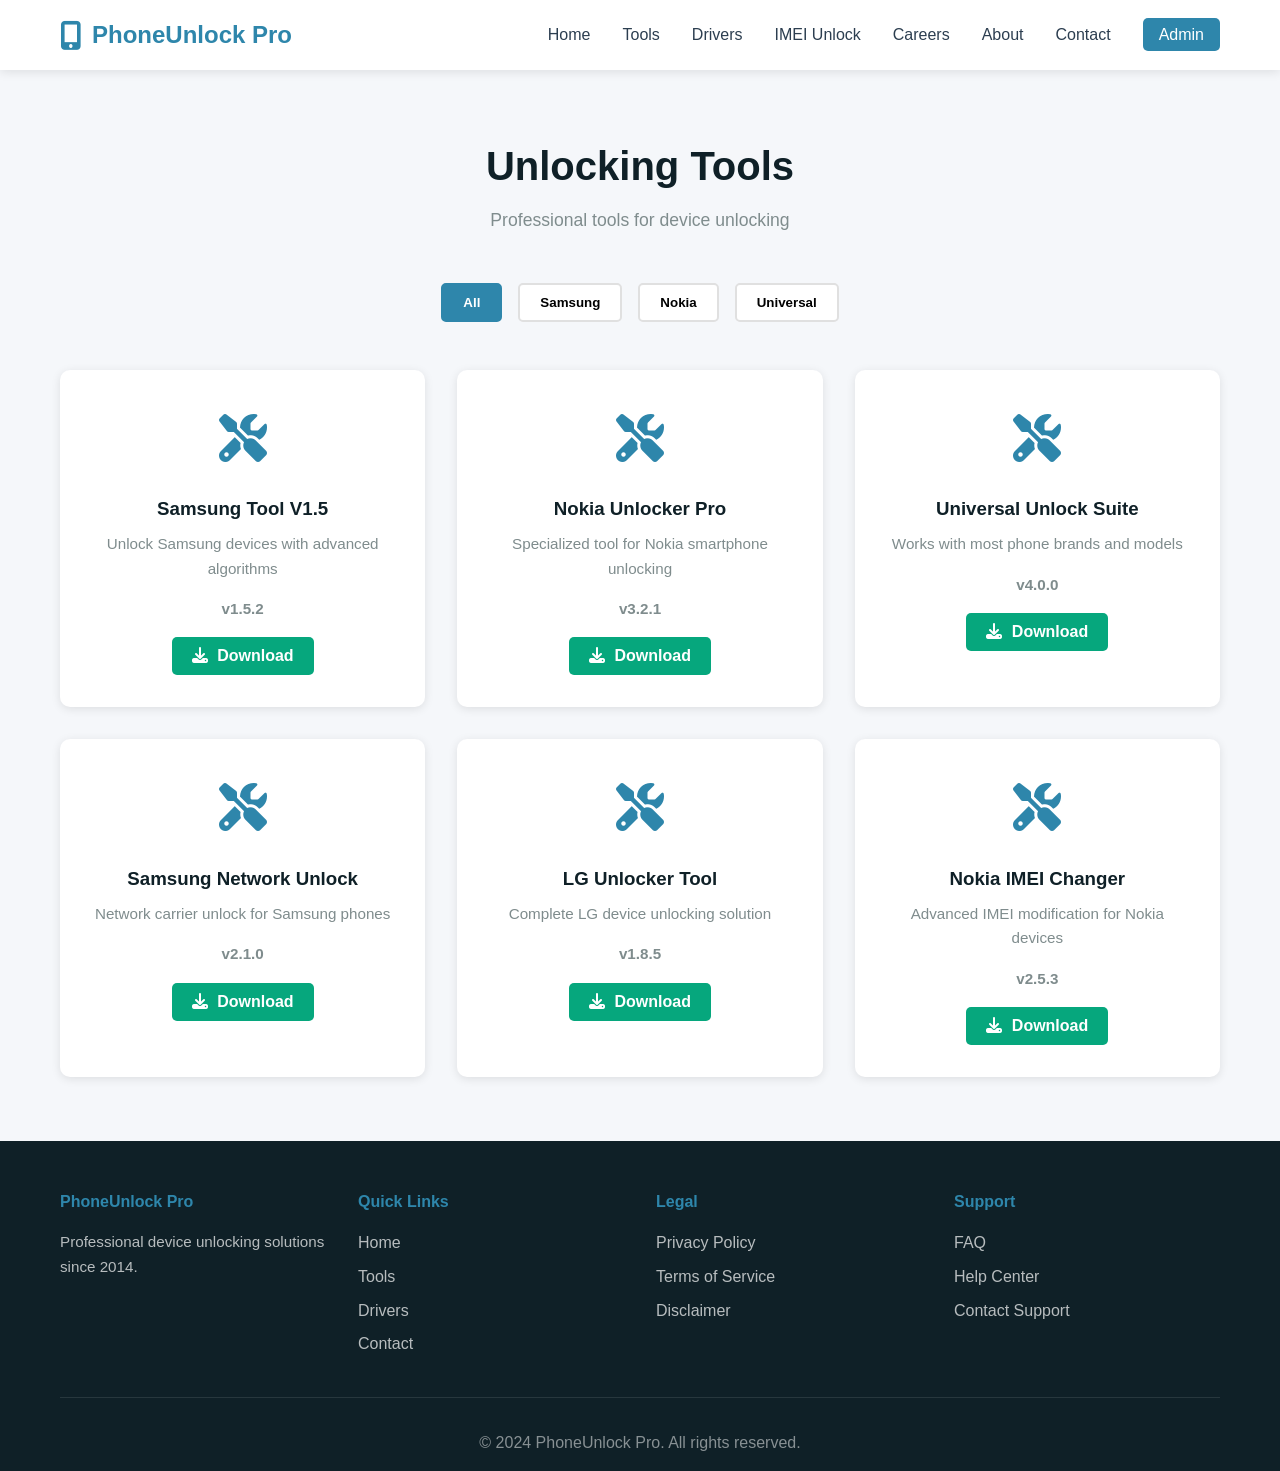
<file: tools.html>
<!DOCTYPE html>
<html lang="en">
<head>
    <meta charset="UTF-8">
    <meta name="viewport" content="width=device-width, initial-scale=1.0">
    <title>Unlocking Tools - PhoneUnlock Pro</title>
    <link rel="stylesheet" href="https://cdnjs.cloudflare.com/ajax/libs/font-awesome/6.4.0/css/all.min.css">
    <link rel="stylesheet" href="css/style.css">
</head>
<body>
    <!-- Navigation -->
    <nav class="navbar">
        <div class="container">
            <div class="nav-wrapper">
                <div class="logo">
                    <i class="fas fa-mobile-alt"></i> PhoneUnlock Pro
                </div>
                <button class="menu-toggle">
                    <i class="fas fa-bars"></i>
                </button>
                <ul class="nav-menu">
                    <li><a href="index.html">Home</a></li>
                    <li><a href="tools.html">Tools</a></li>
                    <li><a href="drivers.html">Drivers</a></li>
                    <li><a href="imei.html">IMEI Unlock</a></li>
                    <li><a href="careers.html">Careers</a></li>
                    <li><a href="about.html">About</a></li>
                    <li><a href="contact.html">Contact</a></li>
                    <li><a href="admin/login.html" class="admin-link">Admin</a></li>
                </ul>
            </div>
        </div>
    </nav>

    <!-- Tools Section -->
    <section class="tools">
        <div class="container">
            <h2 class="section-title">Unlocking Tools</h2>
            <p class="section-subtitle">Professional tools for device unlocking</p>

            <div class="filter-buttons">
                <button class="filter-btn active" data-filter="all">All</button>
                <button class="filter-btn" data-filter="samsung">Samsung</button>
                <button class="filter-btn" data-filter="nokia">Nokia</button>
                <button class="filter-btn" data-filter="universal">Universal</button>
            </div>

            <div class="tools-grid">
                <div class="tool-card" data-category="samsung">
                    <div class="tool-icon"><i class="fas fa-tools"></i></div>
                    <h3>Samsung Tool V1.5</h3>
                    <p>Unlock Samsung devices with advanced algorithms</p>
                    <p class="version">v1.5.2</p>
                    <button class="btn btn-download download-btn" data-tool="Samsung Tool V1.5">
                        <i class="fas fa-download"></i> Download
                    </button>
                </div>

                <div class="tool-card" data-category="nokia">
                    <div class="tool-icon"><i class="fas fa-tools"></i></div>
                    <h3>Nokia Unlocker Pro</h3>
                    <p>Specialized tool for Nokia smartphone unlocking</p>
                    <p class="version">v3.2.1</p>
                    <button class="btn btn-download download-btn" data-tool="Nokia Unlocker Pro">
                        <i class="fas fa-download"></i> Download
                    </button>
                </div>

                <div class="tool-card" data-category="universal">
                    <div class="tool-icon"><i class="fas fa-tools"></i></div>
                    <h3>Universal Unlock Suite</h3>
                    <p>Works with most phone brands and models</p>
                    <p class="version">v4.0.0</p>
                    <button class="btn btn-download download-btn" data-tool="Universal Unlock Suite">
                        <i class="fas fa-download"></i> Download
                    </button>
                </div>

                <div class="tool-card" data-category="samsung">
                    <div class="tool-icon"><i class="fas fa-tools"></i></div>
                    <h3>Samsung Network Unlock</h3>
                    <p>Network carrier unlock for Samsung phones</p>
                    <p class="version">v2.1.0</p>
                    <button class="btn btn-download download-btn" data-tool="Samsung Network Unlock">
                        <i class="fas fa-download"></i> Download
                    </button>
                </div>

                <div class="tool-card" data-category="universal">
                    <div class="tool-icon"><i class="fas fa-tools"></i></div>
                    <h3>LG Unlocker Tool</h3>
                    <p>Complete LG device unlocking solution</p>
                    <p class="version">v1.8.5</p>
                    <button class="btn btn-download download-btn" data-tool="LG Unlocker Tool">
                        <i class="fas fa-download"></i> Download
                    </button>
                </div>

                <div class="tool-card" data-category="nokia">
                    <div class="tool-icon"><i class="fas fa-tools"></i></div>
                    <h3>Nokia IMEI Changer</h3>
                    <p>Advanced IMEI modification for Nokia devices</p>
                    <p class="version">v2.5.3</p>
                    <button class="btn btn-download download-btn" data-tool="Nokia IMEI Changer">
                        <i class="fas fa-download"></i> Download
                    </button>
                </div>
            </div>
        </div>
    </section>

    <!-- Footer -->
    <footer class="footer">
        <div class="container">
            <div class="footer-content">
                <div class="footer-section">
                    <h4>PhoneUnlock Pro</h4>
                    <p>Professional device unlocking solutions since 2014.</p>
                </div>

                <div class="footer-section">
                    <h4>Quick Links</h4>
                    <ul>
                        <li><a href="index.html">Home</a></li>
                        <li><a href="tools.html">Tools</a></li>
                        <li><a href="drivers.html">Drivers</a></li>
                        <li><a href="contact.html">Contact</a></li>
                    </ul>
                </div>

                <div class="footer-section">
                    <h4>Legal</h4>
                    <ul>
                        <li><a href="#">Privacy Policy</a></li>
                        <li><a href="#">Terms of Service</a></li>
                        <li><a href="#">Disclaimer</a></li>
                    </ul>
                </div>

                <div class="footer-section">
                    <h4>Support</h4>
                    <ul>
                        <li><a href="#">FAQ</a></li>
                        <li><a href="#">Help Center</a></li>
                        <li><a href="#">Contact Support</a></li>
                    </ul>
                </div>
            </div>

            <div class="footer-bottom">
                <p>&copy; 2024 PhoneUnlock Pro. All rights reserved.</p>
            </div>
        </div>
    </footer>

    <!-- Scroll to Top Button -->
    <button class="scroll-top-btn" onclick="scrollToTop()" title="Scroll to Top">
        <i class="fas fa-arrow-up"></i>
    </button>

    <script src="js/main.js"></script>
</body>
</html>
</file>
<file: css/style.css>
/* ============================================
   Main Website Styling
   ============================================ */

* {
    margin: 0;
    padding: 0;
    box-sizing: border-box;
}

:root {
    --primary-color: #2E86AB;
    --secondary-color: #A23B72;
    --success-color: #06A77D;
    --danger-color: #E74C3C;
    --warning-color: #F39C12;
    --dark-bg: #0F2027;
    --light-bg: #F5F7FA;
    --text-dark: #2C3E50;
    --text-light: #7F8C8D;
    --border-color: #E0E0E0;
    --shadow: 0 2px 10px rgba(0, 0, 0, 0.1);
    --transition: all 0.3s ease;
}

html {
    scroll-behavior: smooth;
}

body {
    font-family: 'Segoe UI', Tahoma, Geneva, Verdana, sans-serif;
    line-height: 1.6;
    color: var(--text-dark);
    background-color: #fff;
}

.container {
    max-width: 1200px;
    margin: 0 auto;
    padding: 0 20px;
}

/* ============================================
   Navigation
   ============================================ */

.navbar {
    background: white;
    box-shadow: var(--shadow);
    position: sticky;
    top: 0;
    z-index: 1000;
    transition: var(--transition);
}

.navbar.scrolled {
    box-shadow: 0 4px 15px rgba(0, 0, 0, 0.15);
}

.nav-wrapper {
    display: flex;
    justify-content: space-between;
    align-items: center;
    padding: 1rem 0;
}

.logo {
    font-size: 1.5rem;
    font-weight: bold;
    color: var(--primary-color);
    display: flex;
    align-items: center;
    gap: 10px;
}

.logo i {
    font-size: 1.8rem;
}

.nav-menu {
    display: flex;
    list-style: none;
    gap: 2rem;
    align-items: center;
}

.nav-menu a {
    text-decoration: none;
    color: var(--text-dark);
    font-weight: 500;
    transition: var(--transition);
    position: relative;
}

.nav-menu a:hover {
    color: var(--primary-color);
}

.nav-menu a::after {
    content: '';
    position: absolute;
    bottom: -5px;
    left: 0;
    width: 0;
    height: 2px;
    background: var(--primary-color);
    transition: var(--transition);
}

.nav-menu a:hover::after {
    width: 100%;
}

.admin-link {
    background: var(--primary-color);
    color: white !important;
    padding: 8px 16px;
    border-radius: 5px;
}

.admin-link:hover {
    background: darken(var(--primary-color), 10%);
}

.admin-link::after {
    display: none;
}

.menu-toggle {
    display: none;
    background: none;
    border: none;
    font-size: 1.5rem;
    cursor: pointer;
    color: var(--primary-color);
}

/* ============================================
   Buttons
   ============================================ */

.btn {
    padding: 10px 20px;
    border: none;
    border-radius: 5px;
    cursor: pointer;
    font-size: 1rem;
    font-weight: 600;
    transition: var(--transition);
    text-decoration: none;
    display: inline-block;
    text-align: center;
}

.btn-primary {
    background: var(--primary-color);
    color: white;
}

.btn-primary:hover {
    background: darken(var(--primary-color), 10%);
    transform: translateY(-2px);
    box-shadow: 0 5px 15px rgba(46, 134, 171, 0.3);
}

.btn-secondary {
    background: var(--secondary-color);
    color: white;
}

.btn-secondary:hover {
    background: darken(var(--secondary-color), 10%);
    transform: translateY(-2px);
}

.btn-large {
    padding: 15px 40px;
    font-size: 1.1rem;
    width: 100%;
}

.btn-download {
    background: var(--success-color);
    color: white;
    padding: 10px 20px;
}

.btn-download:hover {
    background: darken(var(--success-color), 10%);
}

.btn-download i {
    margin-right: 5px;
}

/* ============================================
   Hero Section
   ============================================ */

.hero {
    display: flex;
    align-items: center;
    justify-content: space-between;
    min-height: 600px;
    background: linear-gradient(135deg, var(--primary-color) 0%, var(--secondary-color) 100%);
    color: white;
    padding: 3rem 0;
}

.hero-content {
    flex: 1;
}

.hero-content h1 {
    font-size: 3rem;
    margin-bottom: 1rem;
    line-height: 1.2;
}

.hero-content p {
    font-size: 1.2rem;
    margin-bottom: 2rem;
    opacity: 0.9;
}

.hero-buttons {
    display: flex;
    gap: 1rem;
}

.hero-buttons .btn {
    padding: 12px 30px;
}

.hero-image {
    flex: 1;
    display: flex;
    justify-content: center;
    align-items: center;
    font-size: 200px;
    opacity: 0.1;
}

/* ============================================
   Sections
   ============================================ */

section {
    padding: 4rem 0;
}

.section-title {
    font-size: 2.5rem;
    text-align: center;
    margin-bottom: 0.5rem;
    color: var(--dark-bg);
}

.section-subtitle {
    text-align: center;
    color: var(--text-light);
    font-size: 1.1rem;
    margin-bottom: 3rem;
}

/* ============================================
   Tools Section
   ============================================ */

.tools {
    background: var(--light-bg);
}

.filter-buttons {
    display: flex;
    justify-content: center;
    gap: 1rem;
    margin-bottom: 3rem;
    flex-wrap: wrap;
}

.filter-btn {
    padding: 10px 20px;
    border: 2px solid var(--border-color);
    background: white;
    border-radius: 5px;
    cursor: pointer;
    transition: var(--transition);
    font-weight: 600;
}

.filter-btn:hover,
.filter-btn.active {
    background: var(--primary-color);
    color: white;
    border-color: var(--primary-color);
}

.tools-grid {
    display: grid;
    grid-template-columns: repeat(auto-fill, minmax(280px, 1fr));
    gap: 2rem;
}

.tool-card {
    background: white;
    border-radius: 10px;
    padding: 2rem;
    text-align: center;
    box-shadow: var(--shadow);
    transition: var(--transition);
}

.tool-card:hover {
    transform: translateY(-10px);
    box-shadow: 0 5px 20px rgba(0, 0, 0, 0.15);
}

.tool-icon {
    font-size: 3rem;
    color: var(--primary-color);
    margin-bottom: 1rem;
}

.tool-card h3 {
    margin-bottom: 0.5rem;
    color: var(--dark-bg);
}

.tool-card p {
    color: var(--text-light);
    margin-bottom: 1rem;
    font-size: 0.95rem;
}

.version {
    font-size: 0.85rem;
    color: var(--warning-color);
    font-weight: 600;
}

/* ============================================
   Drivers Section
   ============================================ */

.drivers {
    background: white;
}

.driver-filters {
    display: flex;
    justify-content: center;
    gap: 1rem;
    margin-bottom: 3rem;
    flex-wrap: wrap;
}

.driver-filter-btn {
    padding: 10px 20px;
    border: 2px solid var(--border-color);
    background: white;
    border-radius: 5px;
    cursor: pointer;
    transition: var(--transition);
    font-weight: 600;
}

.driver-filter-btn:hover,
.driver-filter-btn.active {
    background: var(--success-color);
    color: white;
    border-color: var(--success-color);
}

.drivers-grid {
    display: grid;
    grid-template-columns: repeat(auto-fill, minmax(280px, 1fr));
    gap: 2rem;
}

.driver-card {
    background: var(--light-bg);
    border-radius: 10px;
    padding: 2rem;
    text-align: center;
    box-shadow: var(--shadow);
    transition: var(--transition);
}

.driver-card:hover {
    transform: translateY(-10px);
    box-shadow: 0 5px 20px rgba(0, 0, 0, 0.15);
}

.driver-icon {
    font-size: 3rem;
    color: var(--success-color);
    margin-bottom: 1rem;
}

.compatibility {
    font-size: 0.9rem;
    color: var(--text-light);
    margin-bottom: 0.5rem;
}

.size {
    font-size: 0.85rem;
    color: var(--warning-color);
    margin-bottom: 1rem;
}

/* ============================================
   IMEI Unlock Section
   ============================================ */

.imei-unlock {
    background: linear-gradient(135deg, var(--primary-color) 0%, var(--secondary-color) 100%);
    color: white;
}

.imei-unlock .section-title,
.imei-unlock .section-subtitle {
    color: white;
}

.imei-form-wrapper {
    max-width: 600px;
    margin: 0 auto;
}

.imei-form {
    background: rgba(255, 255, 255, 0.95);
    padding: 2rem;
    border-radius: 10px;
    color: var(--text-dark);
}

.form-group {
    margin-bottom: 1.5rem;
}

.form-group label {
    display: block;
    margin-bottom: 0.5rem;
    font-weight: 600;
    color: var(--text-dark);
}

.form-group input,
.form-group select,
.form-group textarea {
    width: 100%;
    padding: 12px;
    border: 1px solid var(--border-color);
    border-radius: 5px;
    font-size: 1rem;
    transition: var(--transition);
    font-family: inherit;
}

.form-group input:focus,
.form-group select:focus,
.form-group textarea:focus {
    outline: none;
    border-color: var(--primary-color);
    box-shadow: 0 0 0 3px rgba(46, 134, 171, 0.1);
}

.form-group small {
    display: block;
    margin-top: 0.3rem;
    color: var(--text-light);
    font-size: 0.85rem;
}

.unlock-result-box {
    background: var(--light-bg);
    padding: 2rem;
    border-radius: 10px;
    margin-top: 2rem;
    border-left: 4px solid var(--success-color);
}

.unlock-result-box h3 {
    color: var(--success-color);
    margin-bottom: 1rem;
}

.result-details {
    background: white;
    padding: 1rem;
    border-radius: 5px;
    margin-bottom: 1rem;
}

.result-details p {
    margin-bottom: 0.5rem;
}

.unlock-code-box {
    background: white;
    padding: 1.5rem;
    border-radius: 5px;
    margin-bottom: 1rem;
}

.code-display {
    display: flex;
    align-items: center;
    gap: 1rem;
    margin-top: 1rem;
}

.code {
    background: var(--primary-color);
    color: white;
    padding: 15px 20px;
    border-radius: 5px;
    font-size: 1.5rem;
    font-weight: bold;
    letter-spacing: 2px;
    flex: 1;
    text-align: center;
    font-family: 'Courier New', monospace;
}

.btn-copy {
    background: var(--success-color);
    color: white;
    border: none;
    padding: 10px 15px;
    border-radius: 5px;
    cursor: pointer;
    transition: var(--transition);
}

.btn-copy:hover {
    background: darken(var(--success-color), 10%);
}

/* ============================================
   Jobs Section
   ============================================ */

.jobs {
    background: var(--light-bg);
}

.jobs-grid {
    display: grid;
    grid-template-columns: repeat(auto-fill, minmax(300px, 1fr));
    gap: 2rem;
}

.job-card {
    background: white;
    padding: 2rem;
    border-radius: 10px;
    box-shadow: var(--shadow);
    transition: var(--transition);
    border-left: 4px solid var(--primary-color);
}

.job-card:hover {
    transform: translateY(-5px);
    box-shadow: 0 5px 20px rgba(0, 0, 0, 0.15);
}

.job-card h3 {
    margin-bottom: 1rem;
    color: var(--dark-bg);
}

.job-card .department,
.job-card .location {
    color: var(--text-light);
    font-size: 0.95rem;
    margin-bottom: 0.5rem;
}

.job-card .department i,
.job-card .location i {
    margin-right: 0.5rem;
    color: var(--primary-color);
}

.job-card .description {
    margin: 1rem 0;
    color: var(--text-dark);
    line-height: 1.6;
}

.job-card .salary {
    color: var(--success-color);
    font-weight: 600;
    margin-bottom: 1rem;
}

/* ============================================
   About Section
   ============================================ */

.about {
    background: white;
}

.about-content {
    display: flex;
    gap: 3rem;
    align-items: center;
    margin-bottom: 3rem;
}

.about-text {
    flex: 1;
}

.about-text p {
    margin-bottom: 1rem;
    line-height: 1.8;
    color: var(--text-dark);
}

.about-image {
    flex: 1;
    text-align: center;
    font-size: 150px;
    color: var(--primary-color);
    opacity: 0.1;
}

.stats {
    display: grid;
    grid-template-columns: repeat(auto-fit, minmax(150px, 1fr));
    gap: 2rem;
    margin: 2rem 0;
    background: var(--light-bg);
    padding: 2rem;
    border-radius: 10px;
}

.stat h3 {
    font-size: 2.5rem;
    color: var(--primary-color);
    margin-bottom: 0.5rem;
}

.stat p {
    color: var(--text-light);
}

.why-choose-us {
    background: var(--light-bg);
    padding: 2rem;
    border-radius: 10px;
}

.why-choose-us h3 {
    margin-bottom: 1.5rem;
    color: var(--dark-bg);
}

.why-choose-us ul {
    list-style: none;
}

.why-choose-us li {
    padding: 0.5rem 0;
    color: var(--text-dark);
}

.why-choose-us i {
    color: var(--success-color);
    margin-right: 1rem;
}

/* ============================================
   Contact Section
   ============================================ */

.contact {
    background: white;
}

.contact-wrapper {
    display: grid;
    grid-template-columns: 1fr 1fr;
    gap: 3rem;
}

.contact-form h3,
.contact-info h3 {
    margin-bottom: 2rem;
    font-size: 1.5rem;
    color: var(--dark-bg);
}

.contact-info {
    background: var(--light-bg);
    padding: 2rem;
    border-radius: 10px;
}

.info-item {
    display: flex;
    gap: 1rem;
    margin-bottom: 2rem;
}

.info-item i {
    font-size: 1.5rem;
    color: var(--primary-color);
    min-width: 30px;
}

.info-item h4 {
    margin-bottom: 0.3rem;
    color: var(--dark-bg);
}

.info-item p {
    color: var(--text-light);
    font-size: 0.95rem;
}

.social-links {
    display: flex;
    gap: 1rem;
    margin-top: 2rem;
}

.social-links a {
    display: inline-flex;
    width: 40px;
    height: 40px;
    align-items: center;
    justify-content: center;
    background: var(--primary-color);
    color: white;
    border-radius: 50%;
    transition: var(--transition);
    text-decoration: none;
}

.social-links a:hover {
    background: var(--secondary-color);
    transform: translateY(-3px);
}

/* ============================================
   Footer
   ============================================ */

.footer {
    background: var(--dark-bg);
    color: white;
    padding: 3rem 0 1rem;
}

.footer-content {
    display: grid;
    grid-template-columns: repeat(auto-fit, minmax(250px, 1fr));
    gap: 2rem;
    margin-bottom: 2rem;
}

.footer-section h4 {
    margin-bottom: 1rem;
    color: var(--primary-color);
}

.footer-section p {
    color: rgba(255, 255, 255, 0.7);
    font-size: 0.95rem;
    line-height: 1.6;
}

.footer-section ul {
    list-style: none;
}

.footer-section ul li {
    margin-bottom: 0.5rem;
}

.footer-section a {
    color: rgba(255, 255, 255, 0.7);
    text-decoration: none;
    transition: var(--transition);
}

.footer-section a:hover {
    color: var(--primary-color);
}

.footer-bottom {
    text-align: center;
    padding-top: 2rem;
    border-top: 1px solid rgba(255, 255, 255, 0.1);
    color: rgba(255, 255, 255, 0.5);
}

/* ============================================
   Scroll to Top Button
   ============================================ */

.scroll-top-btn {
    position: fixed;
    bottom: 30px;
    right: 30px;
    width: 50px;
    height: 50px;
    background: var(--primary-color);
    color: white;
    border: none;
    border-radius: 50%;
    cursor: pointer;
    display: none;
    align-items: center;
    justify-content: center;
    font-size: 1.2rem;
    box-shadow: 0 4px 12px rgba(46, 134, 171, 0.4);
    transition: var(--transition);
    z-index: 999;
}

.scroll-top-btn:hover {
    background: var(--secondary-color);
    transform: translateY(-5px);
}

/* ============================================
   Notifications
   ============================================ */

.notification {
    position: fixed;
    top: 20px;
    right: 20px;
    padding: 15px 20px;
    background: white;
    border-radius: 5px;
    box-shadow: 0 4px 15px rgba(0, 0, 0, 0.2);
    display: flex;
    align-items: center;
    gap: 10px;
    opacity: 0;
    transform: translateX(400px);
    transition: var(--transition);
    z-index: 2000;
}

.notification.show {
    opacity: 1;
    transform: translateX(0);
}

.notification-success {
    border-left: 4px solid var(--success-color);
}

.notification-success i {
    color: var(--success-color);
}

.notification-error {
    border-left: 4px solid var(--danger-color);
}

.notification-error i {
    color: var(--danger-color);
}

.notification-info {
    border-left: 4px solid var(--primary-color);
}

.notification-info i {
    color: var(--primary-color);
}

/* ============================================
   Animations
   ============================================ */

@keyframes fadeIn {
    from {
        opacity: 0;
        transform: translateY(20px);
    }
    to {
        opacity: 1;
        transform: translateY(0);
    }
}

.animate-in {
    animation: fadeIn 0.6s ease-out;
}

/* ============================================
   Responsive Design
   ============================================ */

@media (max-width: 768px) {
    .menu-toggle {
        display: block;
    }

    .nav-menu {
        position: absolute;
        top: 100%;
        left: 0;
        right: 0;
        flex-direction: column;
        background: white;
        padding: 1rem;
        gap: 0;
        max-height: 0;
        overflow: hidden;
        transition: max-height 0.3s ease;
    }

    .nav-menu.active {
        max-height: 500px;
    }

    .nav-menu a {
        padding: 1rem;
        border-bottom: 1px solid var(--border-color);
    }

    .hero {
        flex-direction: column;
        text-align: center;
        min-height: auto;
        padding: 2rem 0;
    }

    .hero-content h1 {
        font-size: 2rem;
    }

    .hero-image {
        font-size: 100px;
        margin-top: 2rem;
    }

    .hero-buttons {
        flex-direction: column;
    }

    .section-title {
        font-size: 2rem;
    }

    .about-content {
        flex-direction: column;
        gap: 1rem;
    }

    .contact-wrapper {
        grid-template-columns: 1fr;
    }

    .tools-grid,
    .drivers-grid,
    .jobs-grid {
        grid-template-columns: 1fr;
    }

    .filter-buttons,
    .driver-filters {
        flex-direction: column;
    }

    .filter-btn,
    .driver-filter-btn {
        width: 100%;
    }

    .scroll-top-btn {
        width: 40px;
        height: 40px;
        bottom: 20px;
        right: 20px;
    }
}

@media (max-width: 480px) {
    .container {
        padding: 0 15px;
    }

    .logo {
        font-size: 1.2rem;
    }

    .section-title {
        font-size: 1.5rem;
    }

    .hero-content h1 {
        font-size: 1.5rem;
    }

    .hero-content p {
        font-size: 1rem;
    }

    section {
        padding: 2rem 0;
    }

    .stats {
        grid-template-columns: repeat(2, 1fr);
        gap: 1rem;
    }

    .stat h3 {
        font-size: 1.8rem;
    }

    .notification {
        right: 10px;
        left: 10px;
        border-radius: 0;
    }
}
</file>
